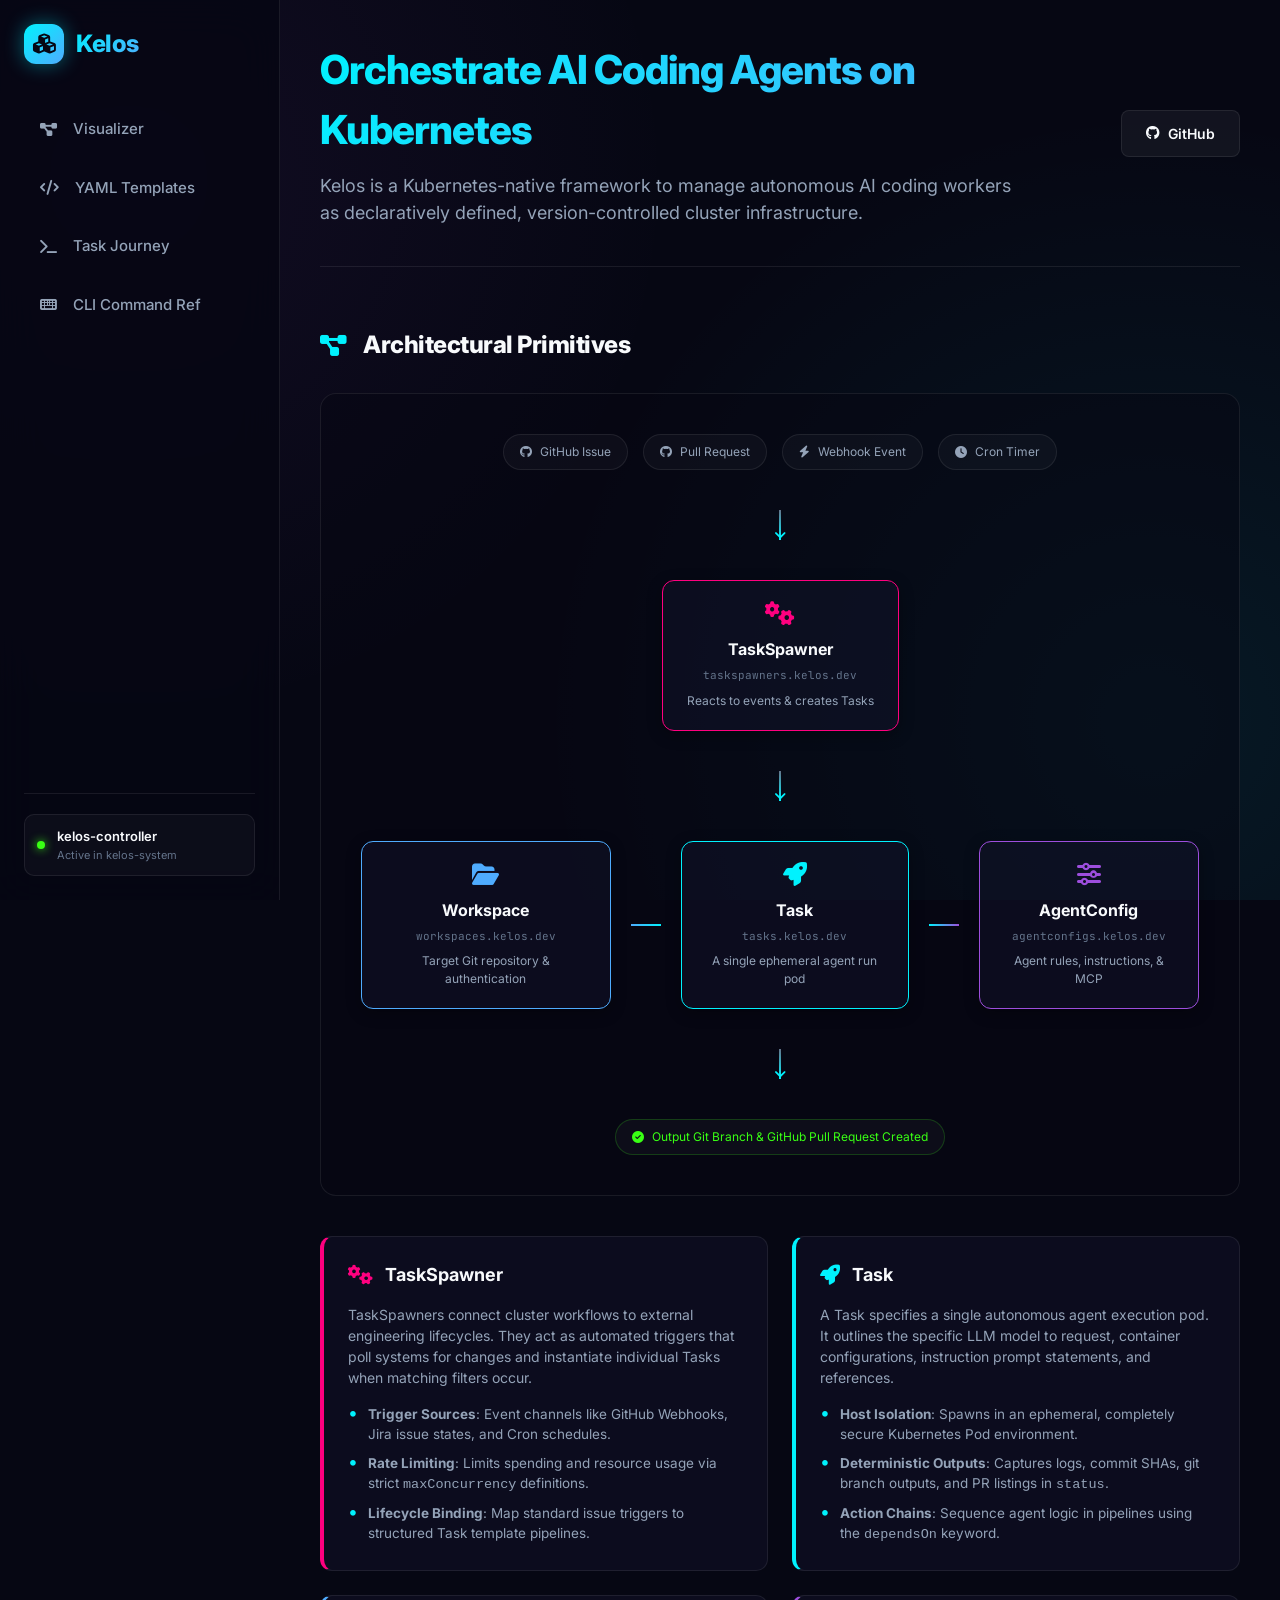
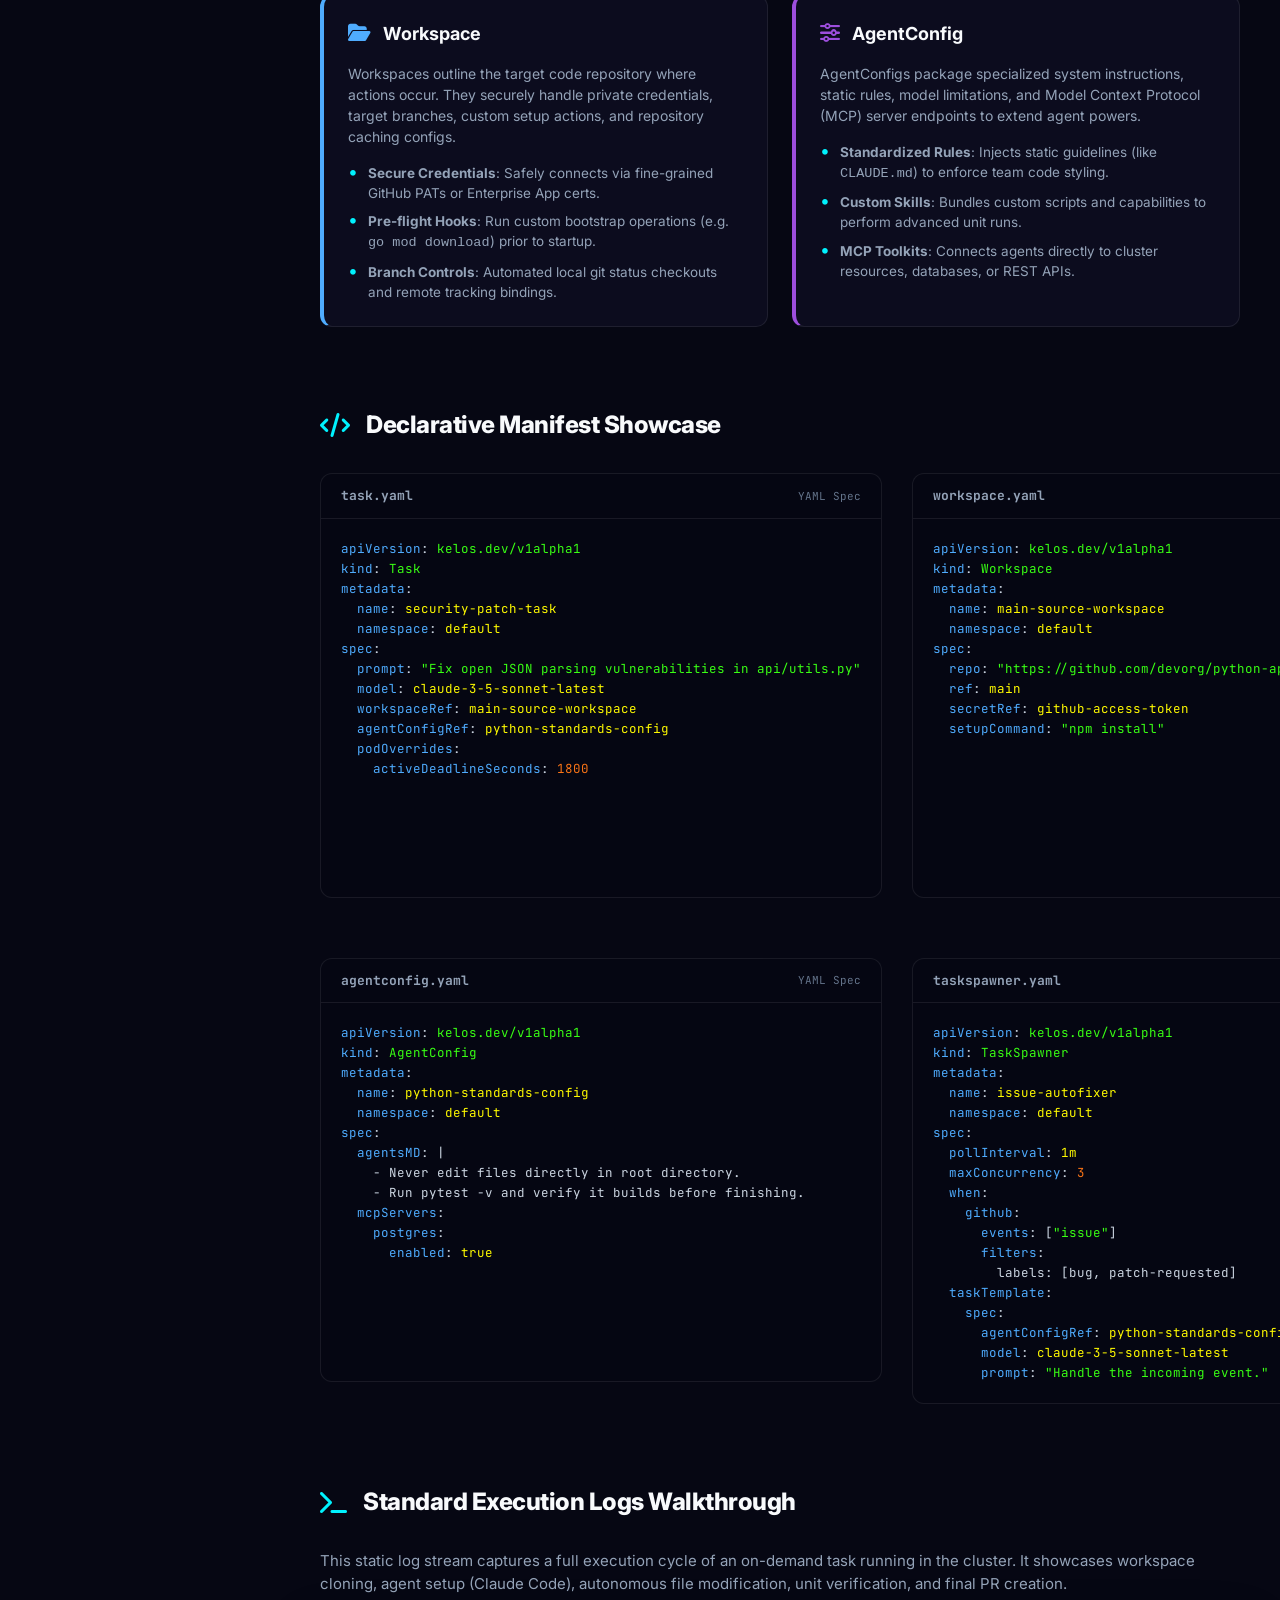
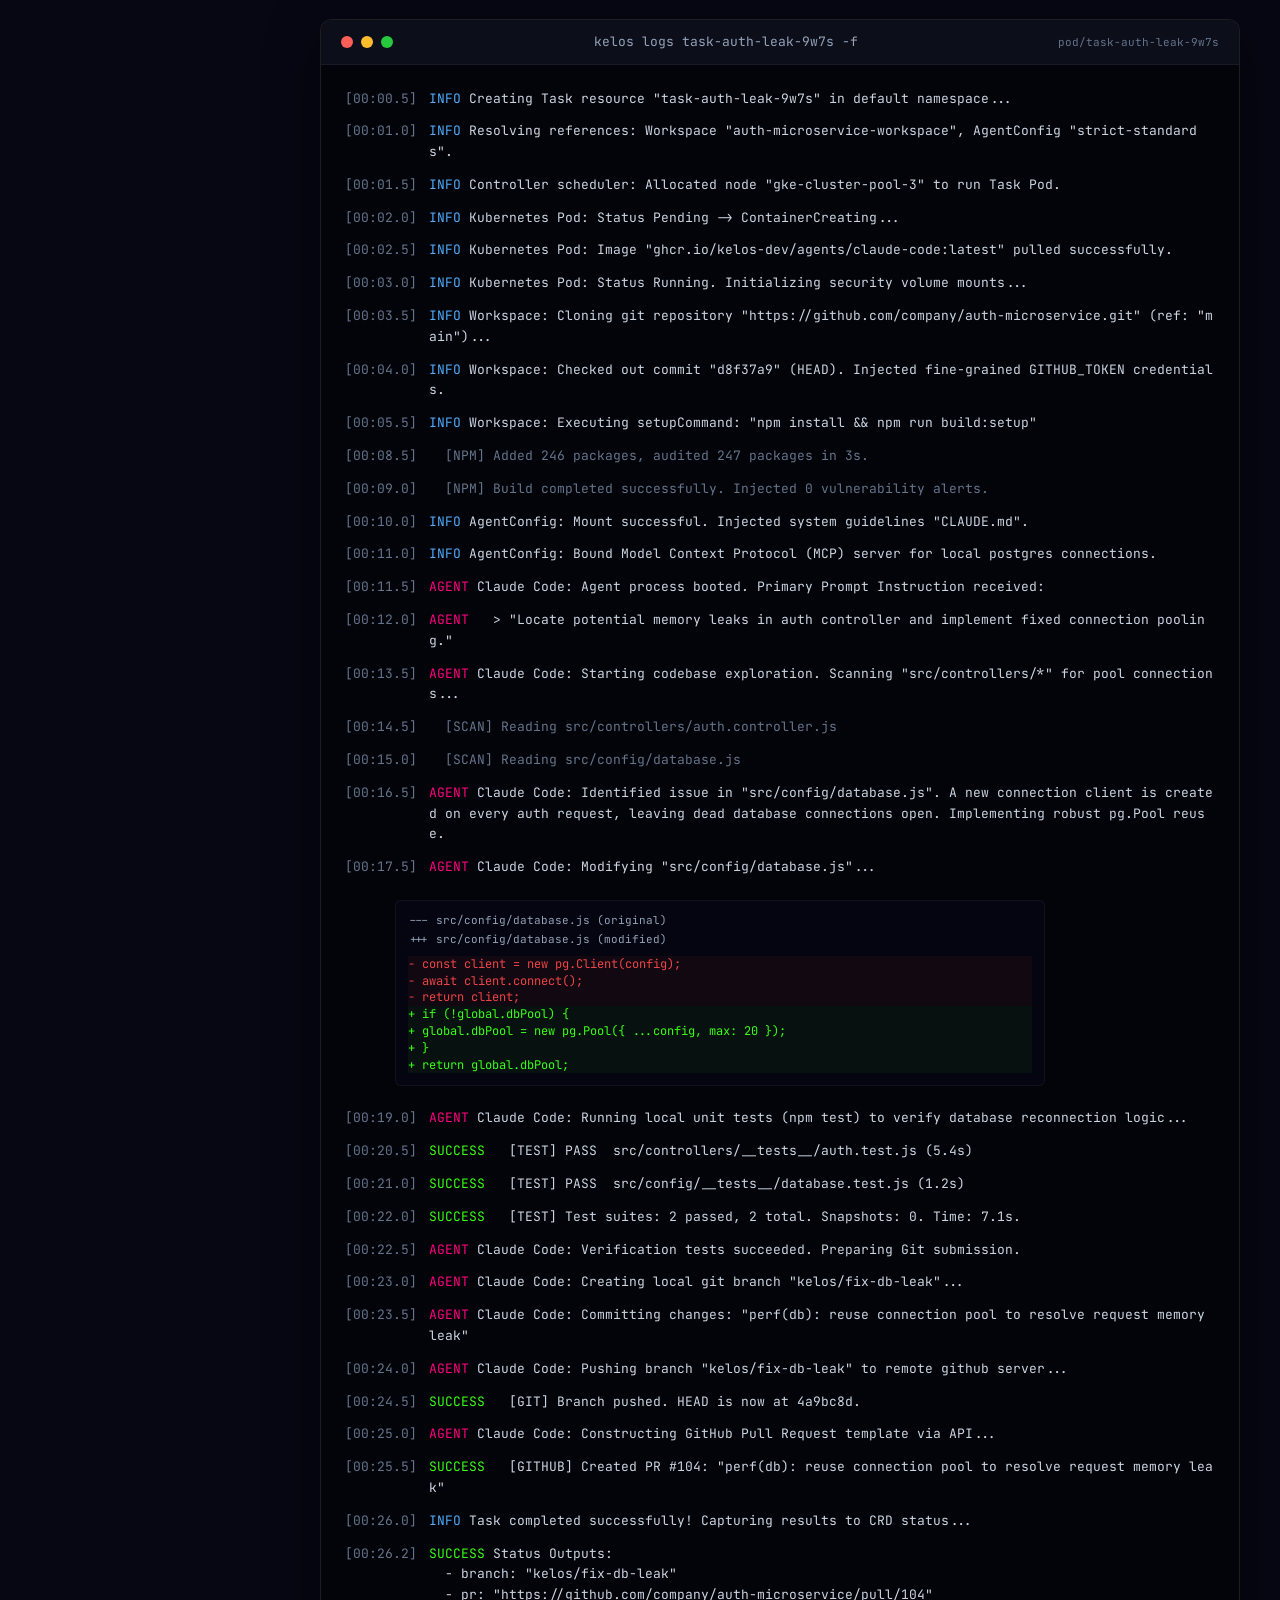
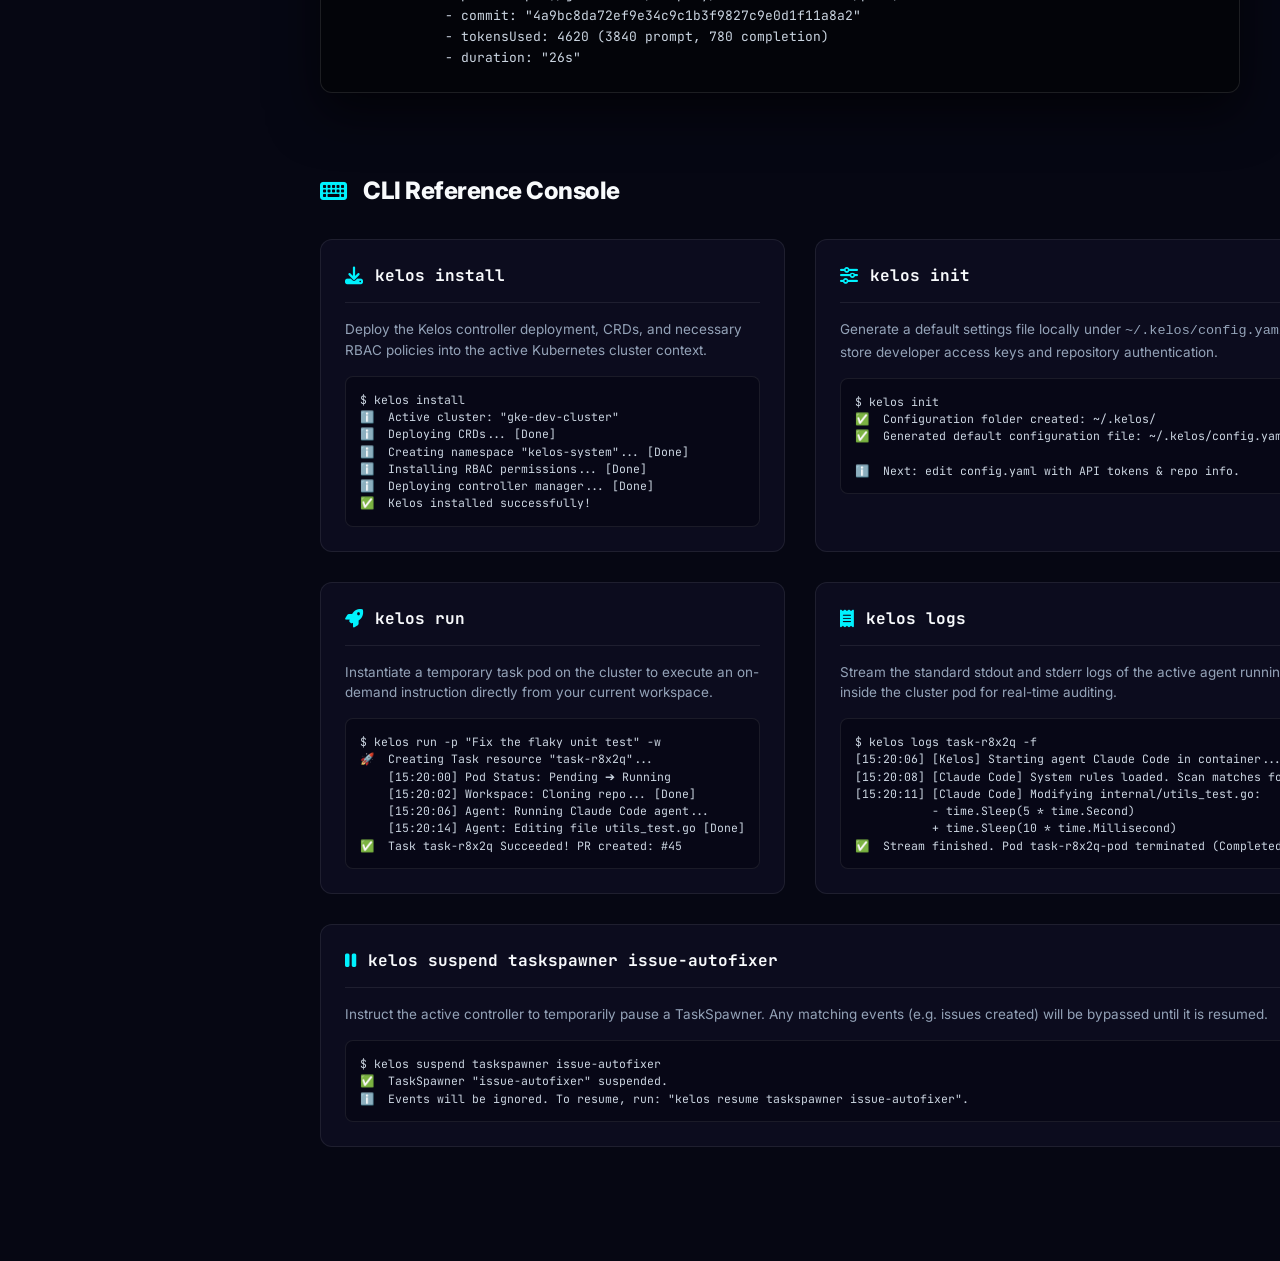
<file: kelos.html>
<!DOCTYPE html>
<html lang="en">
<head>
    <meta charset="UTF-8">
    <meta name="viewport" content="width=device-width, initial-scale=1.0">
    <title>Kelos — Orchestrate AI Coding Agents on Kubernetes</title>
    <meta name="description" content="Kelos is a Kubernetes-native framework designed for orchestrating autonomous AI coding agents at scale. Version-control, manage, and scale AI agents like infrastructure.">
    <!-- Google Fonts -->
    <link rel="preconnect" href="https://fonts.googleapis.com">
    <link rel="preconnect" href="https://fonts.gstatic.com" crossorigin>
    <link href="https://fonts.googleapis.com/css2?family=Inter:wght@300;400;500;600;700;800&family=JetBrains+Mono:wght@400;500;600;700&display=swap" rel="stylesheet">
    <!-- FontAwesome icons via cdn -->
    <link rel="stylesheet" href="https://cdnjs.cloudflare.com/ajax/libs/font-awesome/6.4.0/css/all.min.css">
    
    <style>
        :root {
            --bg-midnight: #060713;
            --bg-card: rgba(20, 22, 45, 0.45);
            --bg-card-hover: rgba(26, 29, 58, 0.6);
            --border-color: rgba(255, 255, 255, 0.08);
            --border-glow: rgba(0, 242, 254, 0.25);
            
            --neon-cyan: #00f2fe;
            --neon-blue: #4facfe;
            --neon-purple: #9d4edd;
            --neon-pink: #ff007f;
            --neon-green: #39ff14;
            --neon-yellow: #fffb00;
            
            --text-primary: #f8fafc;
            --text-secondary: #94a3b8;
            --text-muted: #64748b;
            
            --font-sans: 'Inter', system-ui, -apple-system, sans-serif;
            --font-mono: 'JetBrains Mono', 'Fira Code', monospace;
            
            --gradient-primary: linear-gradient(135deg, #00f2fe 0%, #4facfe 100%);
            --gradient-accent: linear-gradient(135deg, #9d4edd 0%, #ff007f 100%);
            --gradient-success: linear-gradient(135deg, #10b981 0%, #059669 100%);
            --transition-smooth: all 0.3s cubic-bezier(0.4, 0, 0.2, 1);
        }

        * {
            box-sizing: border-box;
            margin: 0;
            padding: 0;
            scroll-behavior: smooth;
        }

        body {
            background-color: var(--bg-midnight);
            color: var(--text-primary);
            font-family: var(--font-sans);
            overflow-x: hidden;
            line-height: 1.5;
            background-image: 
                radial-gradient(circle at 10% 20%, rgba(157, 78, 221, 0.08) 0%, transparent 40%),
                radial-gradient(circle at 90% 80%, rgba(0, 242, 254, 0.08) 0%, transparent 45%);
            background-attachment: fixed;
        }

        /* Scrollbar styles */
        ::-webkit-scrollbar {
            width: 8px;
            height: 8px;
        }
        ::-webkit-scrollbar-track {
            background: rgba(6, 7, 19, 0.5);
        }
        ::-webkit-scrollbar-thumb {
            background: rgba(255, 255, 255, 0.1);
            border-radius: 4px;
        }
        ::-webkit-scrollbar-thumb:hover {
            background: var(--neon-cyan);
            box-shadow: 0 0 10px var(--neon-cyan);
        }

        /* Container & Layout */
        .app-container {
            display: flex;
            min-height: 100vh;
        }

        /* Sidebar Navigation (Static Anchors) */
        .sidebar {
            width: 280px;
            background-color: rgba(6, 7, 19, 0.85);
            border-right: 1px solid var(--border-color);
            display: flex;
            flex-direction: column;
            padding: 24px;
            position: fixed;
            height: 100vh;
            z-index: 100;
            backdrop-filter: blur(20px);
        }

        .sidebar-brand {
            display: flex;
            align-items: center;
            gap: 12px;
            margin-bottom: 40px;
            text-decoration: none;
        }

        .brand-logo {
            width: 40px;
            height: 40px;
            background: var(--gradient-primary);
            border-radius: 12px;
            display: flex;
            align-items: center;
            justify-content: center;
            box-shadow: 0 0 20px rgba(0, 242, 254, 0.4);
            position: relative;
            overflow: hidden;
        }

        .brand-logo i {
            color: #060713;
            font-size: 20px;
        }

        .brand-text {
            font-size: 24px;
            font-weight: 800;
            letter-spacing: -0.5px;
            background: var(--gradient-primary);
            -webkit-background-clip: text;
            -webkit-text-fill-color: transparent;
        }

        .sidebar-menu {
            list-style: none;
            display: flex;
            flex-direction: column;
            gap: 8px;
        }

        .menu-item a {
            width: 100%;
            color: var(--text-secondary);
            padding: 14px 16px;
            border-radius: 10px;
            display: flex;
            align-items: center;
            gap: 16px;
            font-size: 15px;
            font-weight: 500;
            text-decoration: none;
            transition: var(--transition-smooth);
            position: relative;
            overflow: hidden;
        }

        .menu-item a::before {
            content: '';
            position: absolute;
            left: 0;
            top: 0;
            height: 100%;
            width: 3px;
            background: var(--gradient-primary);
            opacity: 0;
            transition: var(--transition-smooth);
        }

        .menu-item a:hover {
            color: var(--text-primary);
            background-color: var(--bg-card);
        }

        .menu-item a:hover::before {
            opacity: 1;
        }

        .sidebar-footer {
            margin-top: auto;
            border-top: 1px solid var(--border-color);
            padding-top: 20px;
        }

        .cluster-status {
            background-color: rgba(255, 255, 255, 0.03);
            border: 1px solid var(--border-color);
            border-radius: 10px;
            padding: 12px;
            display: flex;
            align-items: center;
            gap: 12px;
            font-size: 13px;
        }

        .status-dot {
            width: 8px;
            height: 8px;
            background-color: var(--neon-green);
            border-radius: 50%;
            box-shadow: 0 0 10px var(--neon-green);
        }

        .status-info {
            display: flex;
            flex-direction: column;
        }

        .status-title {
            color: var(--text-primary);
            font-weight: 600;
        }

        .status-desc {
            color: var(--text-muted);
            font-size: 11px;
        }

        /* Main Content Area */
        .main-content {
            margin-left: 280px;
            flex: 1;
            padding: 40px;
            min-width: 0;
        }

        /* Hero Section */
        .hero {
            border-bottom: 1px solid var(--border-color);
            padding-bottom: 40px;
            margin-bottom: 60px;
            display: flex;
            justify-content: space-between;
            align-items: center;
        }

        .hero-left h1 {
            font-size: 40px;
            font-weight: 800;
            letter-spacing: -1px;
            margin-bottom: 12px;
            background: var(--gradient-primary);
            -webkit-background-clip: text;
            -webkit-text-fill-color: transparent;
        }

        .hero-left p {
            color: var(--text-secondary);
            font-size: 18px;
            max-width: 700px;
        }

        .hero-right {
            display: flex;
            gap: 16px;
        }

        .btn {
            padding: 12px 24px;
            border-radius: 8px;
            font-family: var(--font-sans);
            font-size: 14px;
            font-weight: 600;
            display: inline-flex;
            align-items: center;
            gap: 8px;
            text-decoration: none;
            transition: var(--transition-smooth);
        }

        .btn-primary {
            background: var(--gradient-primary);
            color: #060713;
            box-shadow: 0 4px 15px rgba(0, 242, 254, 0.2);
        }

        .btn-primary:hover {
            transform: translateY(-2px);
            box-shadow: 0 6px 20px rgba(0, 242, 254, 0.4);
        }

        .btn-secondary {
            background-color: rgba(255, 255, 255, 0.05);
            color: var(--text-primary);
            border: 1px solid var(--border-color);
        }

        .btn-secondary:hover {
            background-color: rgba(255, 255, 255, 0.1);
        }

        /* Structural Sections */
        .section-container {
            margin-bottom: 80px;
        }

        .section-header {
            margin-bottom: 30px;
            display: flex;
            align-items: center;
            gap: 16px;
        }

        .section-header i {
            font-size: 24px;
            color: var(--neon-cyan);
        }

        .section-header h2 {
            font-size: 24px;
            font-weight: 800;
            letter-spacing: -0.5px;
        }

        .card {
            background-color: var(--bg-card);
            border: 1px solid var(--border-color);
            border-radius: 16px;
            padding: 24px;
            backdrop-filter: blur(16px);
        }

        /* ------------------------------------------------------------- */
        /* SECTION 1: ARCHITECTURAL VISUALIZER */
        /* ------------------------------------------------------------- */
        .visualizer-layout {
            display: flex;
            flex-direction: column;
            gap: 40px;
        }

        .diagram-container {
            display: flex;
            flex-direction: column;
            justify-content: center;
            position: relative;
            padding: 40px;
            background-color: rgba(6, 7, 19, 0.5);
            border-radius: 16px;
            border: 1px solid var(--border-color);
        }

        .diagram-flow {
            display: flex;
            flex-direction: column;
            align-items: center;
            gap: 40px;
            width: 100%;
        }

        .row-triggers {
            display: flex;
            justify-content: center;
            gap: 15px;
            width: 100%;
        }

        .trigger-tag {
            background-color: rgba(255, 255, 255, 0.03);
            border: 1px solid var(--border-color);
            padding: 8px 16px;
            border-radius: 20px;
            font-size: 12px;
            color: var(--text-secondary);
            display: flex;
            align-items: center;
            gap: 8px;
        }

        .node-connector-line {
            width: 2px;
            background: linear-gradient(to bottom, var(--text-muted), var(--neon-cyan));
            height: 30px;
            position: relative;
        }

        .node-connector-line::after {
            content: '\f107';
            font-family: 'Font Awesome 6 Free';
            font-weight: 900;
            position: absolute;
            bottom: -5px;
            left: 50%;
            transform: translateX(-50%);
            color: var(--neon-cyan);
            font-size: 14px;
        }

        .row-spawner {
            width: 100%;
            display: flex;
            justify-content: center;
        }

        .row-task-core {
            display: flex;
            align-items: center;
            justify-content: space-between;
            gap: 20px;
            width: 100%;
        }

        .node-connector-horizontal {
            flex: 1;
            height: 2px;
            background: linear-gradient(to right, var(--neon-cyan), var(--neon-purple));
            position: relative;
            min-width: 30px;
        }

        .node-connector-horizontal.right-to-left {
            background: linear-gradient(to left, var(--neon-cyan), var(--neon-blue));
        }

        /* Static Blocks */
        .arch-node {
            padding: 20px 24px;
            border-radius: 12px;
            background: var(--bg-card);
            border: 1px solid var(--border-color);
            text-align: center;
            min-width: 220px;
            box-shadow: 0 4px 15px rgba(0, 0, 0, 0.3);
        }

        .arch-node i {
            font-size: 24px;
            margin-bottom: 12px;
        }

        .arch-node h3 {
            font-size: 16px;
            font-weight: 700;
            margin-bottom: 6px;
        }

        .arch-node span {
            font-size: 11px;
            color: var(--text-muted);
            font-family: var(--font-mono);
            display: block;
            margin-bottom: 8px;
        }

        .arch-node p {
            font-size: 12px;
            color: var(--text-secondary);
        }

        /* Node Theme Colors */
        .node-spawner { border-color: var(--neon-pink); }
        .node-spawner i { color: var(--neon-pink); }

        .node-task { border-color: var(--neon-cyan); }
        .node-task i { color: var(--neon-cyan); }

        .node-workspace { border-color: var(--neon-blue); }
        .node-workspace i { color: var(--neon-blue); }

        .node-config { border-color: var(--neon-purple); }
        .node-config i { color: var(--neon-purple); }

        /* Grid of Concept Details */
        .concepts-grid {
            display: grid;
            grid-template-columns: repeat(2, 1fr);
            gap: 24px;
        }

        .concept-card {
            background-color: var(--bg-card);
            border: 1px solid var(--border-color);
            border-radius: 12px;
            padding: 24px;
            display: flex;
            flex-direction: column;
            gap: 16px;
        }

        .concept-card-title {
            display: flex;
            align-items: center;
            gap: 12px;
            font-size: 18px;
            font-weight: 700;
        }

        .concept-card-title i {
            font-size: 20px;
        }

        .concept-card ul {
            list-style: none;
            display: flex;
            flex-direction: column;
            gap: 8px;
            font-size: 13.5px;
            color: var(--text-secondary);
        }

        .concept-card li {
            position: relative;
            padding-left: 20px;
        }

        .concept-card li::before {
            content: '•';
            position: absolute;
            left: 0;
            color: var(--neon-cyan);
            font-size: 18px;
            line-height: 1;
        }

        /* ------------------------------------------------------------- */
        /* SECTION 2: YAML MANIFEST REFERENCE */
        /* ------------------------------------------------------------- */
        .yaml-layout {
            display: grid;
            grid-template-columns: repeat(2, 1fr);
            gap: 30px;
        }

        .code-panel {
            display: flex;
            flex-direction: column;
        }

        .code-header {
            display: flex;
            justify-content: space-between;
            align-items: center;
            background-color: rgba(6, 7, 19, 0.8);
            border: 1px solid var(--border-color);
            border-bottom: none;
            padding: 12px 20px;
            border-radius: 12px 12px 0 0;
            font-size: 13px;
        }

        .code-title {
            font-family: var(--font-mono);
            color: var(--text-secondary);
            font-weight: bold;
        }

        .code-lang {
            font-family: var(--font-mono);
            color: var(--text-muted);
            font-size: 11px;
        }

        .code-body {
            background-color: rgba(6, 7, 19, 0.7);
            border: 1px solid var(--border-color);
            border-radius: 0 0 12px 12px;
            padding: 20px;
            font-family: var(--font-mono);
            font-size: 12.5px;
            line-height: 1.6;
            color: #cbd5e1;
            overflow-x: auto;
            white-space: pre;
            min-height: 380px;
        }

        /* YAML Syntax Highlighting class names */
        .code-comment { color: var(--text-muted); font-style: italic; }
        .code-key { color: var(--neon-blue); }
        .code-val { color: var(--neon-yellow); }
        .code-str { color: var(--neon-green); }
        .code-num { color: #f97316; }

        /* ------------------------------------------------------------- */
        /* SECTION 3: TASK EXECUTION JOURNEY (TERMINAL LOGS) */
        /* ------------------------------------------------------------- */
        .terminal-window {
            background-color: #030409;
            border: 1px solid rgba(255, 255, 255, 0.1);
            border-radius: 12px;
            box-shadow: 0 20px 50px rgba(0,0,0,0.6);
            overflow: hidden;
            display: flex;
            flex-direction: column;
            margin-bottom: 24px;
        }

        .terminal-header-bar {
            background-color: #0c0e1a;
            padding: 12px 20px;
            display: flex;
            justify-content: space-between;
            align-items: center;
            border-bottom: 1px solid rgba(255, 255, 255, 0.05);
        }

        .terminal-dots {
            display: flex;
            gap: 8px;
        }

        .terminal-dot {
            width: 12px;
            height: 12px;
            border-radius: 50%;
        }

        .dot-red { background-color: #ff5f56; }
        .dot-yellow { background-color: #ffbd2e; }
        .dot-green { background-color: #27c93f; }

        .terminal-title-bar {
            color: var(--text-secondary);
            font-size: 13px;
            font-family: var(--font-mono);
        }

        .terminal-body-content {
            padding: 24px;
            font-family: var(--font-mono);
            font-size: 13px;
            color: #cbd5e1;
            display: flex;
            flex-direction: column;
            gap: 12px;
        }

        .term-line {
            display: flex;
            gap: 12px;
            line-height: 1.6;
        }

        .term-ts {
            color: var(--text-muted);
            flex-shrink: 0;
            user-select: none;
        }

        .term-text {
            word-break: break-all;
            white-space: pre-wrap;
        }

        .text-info { color: var(--neon-blue); }
        .text-agent { color: var(--neon-pink); }
        .text-success { color: var(--neon-green); }
        .text-dim { color: var(--text-muted); }

        .mock-diff-box {
            background-color: rgba(6, 7, 19, 0.8);
            border: 1px solid rgba(255, 255, 255, 0.05);
            border-radius: 6px;
            margin: 10px 0 10px 50px;
            padding: 12px;
            font-size: 12px;
            line-height: 1.4;
            max-width: 650px;
        }

        .diff-added {
            color: var(--neon-green);
            background-color: rgba(57, 255, 20, 0.05);
        }

        .diff-removed {
            color: #ef4444;
            background-color: rgba(239, 68, 68, 0.05);
        }

        /* ------------------------------------------------------------- */
        /* SECTION 4: CLI COMMAND REFERENCE */
        /* ------------------------------------------------------------- */
        .cli-grid {
            display: grid;
            grid-template-columns: repeat(2, 1fr);
            gap: 30px;
        }

        .cli-card {
            background-color: var(--bg-card);
            border: 1px solid var(--border-color);
            border-radius: 12px;
            padding: 24px;
            display: flex;
            flex-direction: column;
            gap: 16px;
        }

        .cli-card-header {
            display: flex;
            align-items: center;
            gap: 12px;
            border-bottom: 1px solid var(--border-color);
            padding-bottom: 14px;
        }

        .cli-card-header i {
            font-size: 18px;
            color: var(--neon-cyan);
        }

        .cli-card-header h3 {
            font-size: 16px;
            font-weight: 700;
            font-family: var(--font-mono);
            color: var(--text-primary);
        }

        .cli-card p {
            font-size: 13.5px;
            color: var(--text-secondary);
        }

        .cli-card-code {
            background-color: rgba(6, 7, 19, 0.7);
            border: 1px solid var(--border-color);
            border-radius: 8px;
            padding: 14px;
            font-family: var(--font-mono);
            font-size: 11.5px;
            line-height: 1.5;
            color: #cbd5e1;
            overflow-x: auto;
            white-space: pre;
        }

        /* ------------------------------------------------------------- */
        /* RESPONSIVE LAYOUTS */
        /* ------------------------------------------------------------- */
        @media (max-width: 1200px) {
            .yaml-layout, .cli-grid, .concepts-grid {
                grid-template-columns: 1fr;
            }
            .sidebar {
                width: 80px;
                padding: 16px 8px;
                align-items: center;
            }
            .brand-text, .sidebar-brand span, .status-info, .menu-item span {
                display: none;
            }
            .sidebar-brand {
                margin-bottom: 30px;
                justify-content: center;
            }
            .menu-item a {
                justify-content: center;
                padding: 12px;
            }
            .main-content {
                margin-left: 80px;
            }
        }

        @media (max-width: 768px) {
            .main-content {
                padding: 20px;
            }
            .hero {
                flex-direction: column;
                align-items: flex-start;
                gap: 16px;
            }
        }
    </style>
</head>
<body>

    <div class="app-container">
        <!-- Sidebar Navigation (Static Anchor Links) -->
        <aside class="sidebar">
            <a href="#" class="sidebar-brand">
                <div class="brand-logo">
                    <i class="fa-solid fa-cubes"></i>
                </div>
                <span class="brand-text">Kelos</span>
            </a>

            <nav>
                <ul class="sidebar-menu">
                    <li class="menu-item">
                        <a href="#section-visualizer">
                            <i class="fa-solid fa-diagram-project"></i>
                            <span>Visualizer</span>
                        </a>
                    </li>
                    <li class="menu-item">
                        <a href="#section-yaml">
                            <i class="fa-solid fa-code"></i>
                            <span>YAML Templates</span>
                        </a>
                    </li>
                    <li class="menu-item">
                        <a href="#section-sandbox">
                            <i class="fa-solid fa-terminal"></i>
                            <span>Task Journey</span>
                        </a>
                    </li>
                    <li class="menu-item">
                        <a href="#section-cli">
                            <i class="fa-solid fa-keyboard"></i>
                            <span>CLI Command Ref</span>
                        </a>
                    </li>
                </ul>
            </nav>

            <div class="sidebar-footer">
                <div class="cluster-status">
                    <div class="status-dot"></div>
                    <div class="status-info">
                        <span class="status-title">kelos-controller</span>
                        <span class="status-desc">Active in kelos-system</span>
                    </div>
                </div>
            </div>
        </aside>

        <!-- Main Content Area -->
        <main class="main-content">
            
            <!-- Hero Header Section -->
            <header class="hero">
                <div class="hero-left">
                    <h1>Orchestrate AI Coding Agents on Kubernetes</h1>
                    <p>Kelos is a Kubernetes-native framework to manage autonomous AI coding workers as declaratively defined, version-controlled cluster infrastructure.</p>
                </div>
                <div class="hero-right">
                    <a href="https://github.com/kelos-dev/kelos" target="_blank" class="btn btn-secondary">
                        <i class="fa-brands fa-github"></i>
                        <span>GitHub</span>
                    </a>
                </div>
            </header>

            <!-- ========================================================= -->
            <!-- SECTION 1: ARCHITECTURAL VISUALIZER -->
            <!-- ========================================================= -->
            <section class="section-container" id="section-visualizer">
                <div class="section-header">
                    <i class="fa-solid fa-diagram-project"></i>
                    <h2>Architectural Primitives</h2>
                </div>

                <div class="visualizer-layout">
                    <!-- Flow Diagram Card -->
                    <div class="diagram-container">
                        <div class="diagram-flow">
                            <!-- Trigger Row -->
                            <div class="row-triggers">
                                <div class="trigger-tag"><i class="fa-brands fa-github"></i> GitHub Issue</div>
                                <div class="trigger-tag"><i class="fa-brands fa-github"></i> Pull Request</div>
                                <div class="trigger-tag"><i class="fa-solid fa-bolt"></i> Webhook Event</div>
                                <div class="trigger-tag"><i class="fa-solid fa-clock"></i> Cron Timer</div>
                            </div>

                            <div class="node-connector-line"></div>

                            <!-- Spawner Row -->
                            <div class="row-spawner">
                                <div class="arch-node node-spawner" id="node-spawner">
                                    <i class="fa-solid fa-gears"></i>
                                    <h3>TaskSpawner</h3>
                                    <span>taskspawners.kelos.dev</span>
                                    <p>Reacts to events & creates Tasks</p>
                                </div>
                            </div>

                            <div class="node-connector-line"></div>

                            <!-- Core Row (Task + References) -->
                            <div class="row-task-core">
                                
                                <div class="arch-node node-workspace" id="node-workspace">
                                    <i class="fa-solid fa-folder-open"></i>
                                    <h3>Workspace</h3>
                                    <span>workspaces.kelos.dev</span>
                                    <p>Target Git repository & authentication</p>
                                </div>

                                <div class="node-connector-horizontal right-to-left"></div>

                                <div class="arch-node node-task" id="node-task">
                                    <i class="fa-solid fa-rocket"></i>
                                    <h3>Task</h3>
                                    <span>tasks.kelos.dev</span>
                                    <p>A single ephemeral agent run pod</p>
                                </div>

                                <div class="node-connector-horizontal"></div>

                                <div class="arch-node node-config" id="node-config">
                                    <i class="fa-solid fa-sliders"></i>
                                    <h3>AgentConfig</h3>
                                    <span>agentconfigs.kelos.dev</span>
                                    <p>Agent rules, instructions, & MCP</p>
                                </div>

                            </div>

                            <div class="node-connector-line"></div>

                            <!-- Ephemeral output trigger -->
                            <div class="row-triggers">
                                <div class="trigger-tag" style="border-color: rgba(57, 255, 20, 0.2); color: var(--neon-green);">
                                    <i class="fa-solid fa-circle-check"></i> Output Git Branch & GitHub Pull Request Created
                                </div>
                            </div>
                        </div>
                    </div>

                    <!-- Grid of Detailed Core Concepts -->
                    <div class="concepts-grid">
                        
                        <div class="concept-card" style="border-left: 4px solid var(--neon-pink)">
                            <div class="concept-card-title">
                                <i class="fa-solid fa-gears" style="color: var(--neon-pink)"></i>
                                <span>TaskSpawner</span>
                            </div>
                            <p style="font-size: 14px; color: var(--text-secondary);">
                                TaskSpawners connect cluster workflows to external engineering lifecycles. They act as automated triggers that poll systems for changes and instantiate individual Tasks when matching filters occur.
                            </p>
                            <ul>
                                <li><strong>Trigger Sources</strong>: Event channels like GitHub Webhooks, Jira issue states, and Cron schedules.</li>
                                <li><strong>Rate Limiting</strong>: Limits spending and resource usage via strict <code>maxConcurrency</code> definitions.</li>
                                <li><strong>Lifecycle Binding</strong>: Map standard issue triggers to structured Task template pipelines.</li>
                            </ul>
                        </div>

                        <div class="concept-card" style="border-left: 4px solid var(--neon-cyan)">
                            <div class="concept-card-title">
                                <i class="fa-solid fa-rocket" style="color: var(--neon-cyan)"></i>
                                <span>Task</span>
                            </div>
                            <p style="font-size: 14px; color: var(--text-secondary);">
                                A Task specifies a single autonomous agent execution pod. It outlines the specific LLM model to request, container configurations, instruction prompt statements, and references.
                            </p>
                            <ul>
                                <li><strong>Host Isolation</strong>: Spawns in an ephemeral, completely secure Kubernetes Pod environment.</li>
                                <li><strong>Deterministic Outputs</strong>: Captures logs, commit SHAs, git branch outputs, and PR listings in <code>status</code>.</li>
                                <li><strong>Action Chains</strong>: Sequence agent logic in pipelines using the <code>dependsOn</code> keyword.</li>
                            </ul>
                        </div>

                        <div class="concept-card" style="border-left: 4px solid var(--neon-blue)">
                            <div class="concept-card-title">
                                <i class="fa-solid fa-folder-open" style="color: var(--neon-blue)"></i>
                                <span>Workspace</span>
                            </div>
                            <p style="font-size: 14px; color: var(--text-secondary);">
                                Workspaces outline the target code repository where actions occur. They securely handle private credentials, target branches, custom setup actions, and repository caching configs.
                            </p>
                            <ul>
                                <li><strong>Secure Credentials</strong>: Safely connects via fine-grained GitHub PATs or Enterprise App certs.</li>
                                <li><strong>Pre-flight Hooks</strong>: Run custom bootstrap operations (e.g. <code>go mod download</code>) prior to startup.</li>
                                <li><strong>Branch Controls</strong>: Automated local git status checkouts and remote tracking bindings.</li>
                            </ul>
                        </div>

                        <div class="concept-card" style="border-left: 4px solid var(--neon-purple)">
                            <div class="concept-card-title">
                                <i class="fa-solid fa-sliders" style="color: var(--neon-purple)"></i>
                                <span>AgentConfig</span>
                            </div>
                            <p style="font-size: 14px; color: var(--text-secondary);">
                                AgentConfigs package specialized system instructions, static rules, model limitations, and Model Context Protocol (MCP) server endpoints to extend agent powers.
                            </p>
                            <ul>
                                <li><strong>Standardized Rules</strong>: Injects static guidelines (like <code>CLAUDE.md</code>) to enforce team code styling.</li>
                                <li><strong>Custom Skills</strong>: Bundles custom scripts and capabilities to perform advanced unit runs.</li>
                                <li><strong>MCP Toolkits</strong>: Connects agents directly to cluster resources, databases, or REST APIs.</li>
                            </ul>
                        </div>

                    </div>
                </div>
            </section>

            <!-- ========================================================= -->
            <!-- SECTION 2: YAML MANIFEST REFERENCE -->
            <!-- ========================================================= -->
            <section class="section-container" id="section-yaml">
                <div class="section-header">
                    <i class="fa-solid fa-code"></i>
                    <h2>Declarative Manifest Showcase</h2>
                </div>

                <div class="yaml-layout">
                    <!-- Task manifest -->
                    <div class="code-panel">
                        <div class="code-header">
                            <span class="code-title">task.yaml</span>
                            <span class="code-lang">YAML Spec</span>
                        </div>
                        <div class="code-body"><span class="code-key">apiVersion</span>: <span class="code-str">kelos.dev/v1alpha1</span>
<span class="code-key">kind</span>: <span class="code-str">Task</span>
<span class="code-key">metadata</span>:
  <span class="code-key">name</span>: <span class="code-val">security-patch-task</span>
  <span class="code-key">namespace</span>: <span class="code-val">default</span>
<span class="code-key">spec</span>:
  <span class="code-key">prompt</span>: <span class="code-str">"Fix open JSON parsing vulnerabilities in api/utils.py"</span>
  <span class="code-key">model</span>: <span class="code-val">claude-3-5-sonnet-latest</span>
  <span class="code-key">workspaceRef</span>: <span class="code-val">main-source-workspace</span>
  <span class="code-key">agentConfigRef</span>: <span class="code-val">python-standards-config</span>
  <span class="code-key">podOverrides</span>:
    <span class="code-key">activeDeadlineSeconds</span>: <span class="code-num">1800</span></div>
                    </div>

                    <!-- Workspace manifest -->
                    <div class="code-panel">
                        <div class="code-header">
                            <span class="code-title">workspace.yaml</span>
                            <span class="code-lang">YAML Spec</span>
                        </div>
                        <div class="code-body"><span class="code-key">apiVersion</span>: <span class="code-str">kelos.dev/v1alpha1</span>
<span class="code-key">kind</span>: <span class="code-str">Workspace</span>
<span class="code-key">metadata</span>:
  <span class="code-key">name</span>: <span class="code-val">main-source-workspace</span>
  <span class="code-key">namespace</span>: <span class="code-val">default</span>
<span class="code-key">spec</span>:
  <span class="code-key">repo</span>: <span class="code-str">"https://github.com/devorg/python-api-server.git"</span>
  <span class="code-key">ref</span>: <span class="code-val">main</span>
  <span class="code-key">secretRef</span>: <span class="code-val">github-access-token</span>
  <span class="code-key">setupCommand</span>: <span class="code-str">"npm install"</span></div>
                    </div>

                    <!-- AgentConfig manifest -->
                    <div class="code-panel" style="margin-top: 30px;">
                        <div class="code-header">
                            <span class="code-title">agentconfig.yaml</span>
                            <span class="code-lang">YAML Spec</span>
                        </div>
                        <div class="code-body"><span class="code-key">apiVersion</span>: <span class="code-str">kelos.dev/v1alpha1</span>
<span class="code-key">kind</span>: <span class="code-str">AgentConfig</span>
<span class="code-key">metadata</span>:
  <span class="code-key">name</span>: <span class="code-val">python-standards-config</span>
  <span class="code-key">namespace</span>: <span class="code-val">default</span>
<span class="code-key">spec</span>:
  <span class="code-key">agentsMD</span>: |
    - Never edit files directly in root directory.
    - Run pytest -v and verify it builds before finishing.
  <span class="code-key">mcpServers</span>:
    <span class="code-key">postgres</span>:
      <span class="code-key">enabled</span>: <span class="code-val">true</span></div>
                    </div>

                    <!-- TaskSpawner manifest -->
                    <div class="code-panel" style="margin-top: 30px;">
                        <div class="code-header">
                            <span class="code-title">taskspawner.yaml</span>
                            <span class="code-lang">YAML Spec</span>
                        </div>
                        <div class="code-body"><span class="code-key">apiVersion</span>: <span class="code-str">kelos.dev/v1alpha1</span>
<span class="code-key">kind</span>: <span class="code-str">TaskSpawner</span>
<span class="code-key">metadata</span>:
  <span class="code-key">name</span>: <span class="code-val">issue-autofixer</span>
  <span class="code-key">namespace</span>: <span class="code-val">default</span>
<span class="code-key">spec</span>:
  <span class="code-key">pollInterval</span>: <span class="code-val">1m</span>
  <span class="code-key">maxConcurrency</span>: <span class="code-num">3</span>
  <span class="code-key">when</span>:
    <span class="code-key">github</span>:
      <span class="code-key">events</span>: [<span class="code-str">"issue"</span>]
      <span class="code-key">filters</span>:
        labels: [bug, patch-requested]
  <span class="code-key">taskTemplate</span>:
    <span class="code-key">spec</span>:
      <span class="code-key">agentConfigRef</span>: <span class="code-val">python-standards-config</span>
      <span class="code-key">model</span>: <span class="code-val">claude-3-5-sonnet-latest</span>
      <span class="code-key">prompt</span>: <span class="code-str">"Handle the incoming event."</span></div>
                    </div>
                </div>
            </section>

            <!-- ========================================================= -->
            <!-- SECTION 3: TASK EXECUTION JOURNEY -->
            <!-- ========================================================= -->
            <section class="section-container" id="section-sandbox">
                <div class="section-header">
                    <i class="fa-solid fa-terminal"></i>
                    <h2>Standard Execution Logs Walkthrough</h2>
                </div>

                <p style="color: var(--text-secondary); margin-bottom: 24px; font-size: 15px;">
                    This static log stream captures a full execution cycle of an on-demand task running in the cluster. It showcases workspace cloning, agent setup (Claude Code), autonomous file modification, unit verification, and final PR creation.
                </p>

                <!-- Static Terminal Output -->
                <div class="terminal-window">
                    <div class="terminal-header-bar">
                        <div class="terminal-dots">
                            <div class="terminal-dot dot-red"></div>
                            <div class="terminal-dot dot-yellow"></div>
                            <div class="terminal-dot dot-green"></div>
                        </div>
                        <div class="terminal-title-bar">kelos logs task-auth-leak-9w7s -f</div>
                        <div style="font-family: var(--font-mono); font-size: 11px; color: var(--text-muted)">pod/task-auth-leak-9w7s</div>
                    </div>
                    
                    <div class="terminal-body-content">
                        <div class="term-line">
                            <span class="term-ts">[00:00.5]</span>
                            <span class="term-text"><span class="text-info">INFO</span> Creating Task resource "task-auth-leak-9w7s" in default namespace...</span>
                        </div>
                        <div class="term-line">
                            <span class="term-ts">[00:01.0]</span>
                            <span class="term-text"><span class="text-info">INFO</span> Resolving references: Workspace "auth-microservice-workspace", AgentConfig "strict-standards".</span>
                        </div>
                        <div class="term-line">
                            <span class="term-ts">[00:01.5]</span>
                            <span class="term-text"><span class="text-info">INFO</span> Controller scheduler: Allocated node "gke-cluster-pool-3" to run Task Pod.</span>
                        </div>
                        <div class="term-line">
                            <span class="term-ts">[00:02.0]</span>
                            <span class="term-text"><span class="text-info">INFO</span> Kubernetes Pod: Status Pending -> ContainerCreating...</span>
                        </div>
                        <div class="term-line">
                            <span class="term-ts">[00:02.5]</span>
                            <span class="term-text"><span class="text-info">INFO</span> Kubernetes Pod: Image "ghcr.io/kelos-dev/agents/claude-code:latest" pulled successfully.</span>
                        </div>
                        <div class="term-line">
                            <span class="term-ts">[00:03.0]</span>
                            <span class="term-text"><span class="text-info">INFO</span> Kubernetes Pod: Status Running. Initializing security volume mounts...</span>
                        </div>
                        <div class="term-line">
                            <span class="term-ts">[00:03.5]</span>
                            <span class="term-text"><span class="text-info">INFO</span> Workspace: Cloning git repository "https://github.com/company/auth-microservice.git" (ref: "main")...</span>
                        </div>
                        <div class="term-line">
                            <span class="term-ts">[00:04.0]</span>
                            <span class="term-text"><span class="text-info">INFO</span> Workspace: Checked out commit "d8f37a9" (HEAD). Injected fine-grained GITHUB_TOKEN credentials.</span>
                        </div>
                        <div class="term-line">
                            <span class="term-ts">[00:05.5]</span>
                            <span class="term-text"><span class="text-info">INFO</span> Workspace: Executing setupCommand: "npm install && npm run build:setup"</span>
                        </div>
                        <div class="term-line">
                            <span class="term-ts">[00:08.5]</span>
                            <span class="term-text text-dim">  [NPM] Added 246 packages, audited 247 packages in 3s.</span>
                        </div>
                        <div class="term-line">
                            <span class="term-ts">[00:09.0]</span>
                            <span class="term-text text-dim">  [NPM] Build completed successfully. Injected 0 vulnerability alerts.</span>
                        </div>
                        <div class="term-line">
                            <span class="term-ts">[00:10.0]</span>
                            <span class="term-text"><span class="text-info">INFO</span> AgentConfig: Mount successful. Injected system guidelines "CLAUDE.md".</span>
                        </div>
                        <div class="term-line">
                            <span class="term-ts">[00:11.0]</span>
                            <span class="term-text"><span class="text-info">INFO</span> AgentConfig: Bound Model Context Protocol (MCP) server for local postgres connections.</span>
                        </div>
                        <div class="term-line">
                            <span class="term-ts">[00:11.5]</span>
                            <span class="term-text"><span class="text-agent">AGENT</span> Claude Code: Agent process booted. Primary Prompt Instruction received:</span>
                        </div>
                        <div class="term-line">
                            <span class="term-ts">[00:12.0]</span>
                            <span class="term-text"><span class="text-agent">AGENT</span>   > "Locate potential memory leaks in auth controller and implement fixed connection pooling."</span>
                        </div>
                        <div class="term-line">
                            <span class="term-ts">[00:13.5]</span>
                            <span class="term-text"><span class="text-agent">AGENT</span> Claude Code: Starting codebase exploration. Scanning "src/controllers/*" for pool connections...</span>
                        </div>
                        <div class="term-line">
                            <span class="term-ts">[00:14.5]</span>
                            <span class="term-text text-dim">  [SCAN] Reading src/controllers/auth.controller.js</span>
                        </div>
                        <div class="term-line">
                            <span class="term-ts">[00:15.0]</span>
                            <span class="term-text text-dim">  [SCAN] Reading src/config/database.js</span>
                        </div>
                        <div class="term-line">
                            <span class="term-ts">[00:16.5]</span>
                            <span class="term-text"><span class="text-agent">AGENT</span> Claude Code: Identified issue in "src/config/database.js". A new connection client is created on every auth request, leaving dead database connections open. Implementing robust pg.Pool reuse.</span>
                        </div>
                        <div class="term-line">
                            <span class="term-ts">[00:17.5]</span>
                            <span class="term-text"><span class="text-agent">AGENT</span> Claude Code: Modifying "src/config/database.js"...</span>
                        </div>
                        
                        <!-- Mini Git Diff block inside log -->
                        <div class="mock-diff-box">
                            <div style="color: var(--text-secondary); margin-bottom: 4px; font-size: 11px; font-family: var(--font-mono)">--- src/config/database.js (original)</div>
                            <div style="color: var(--text-secondary); margin-bottom: 8px; font-size: 11px; font-family: var(--font-mono)">+++ src/config/database.js (modified)</div>
                            <div class="diff-removed">- const client = new pg.Client(config);</div>
                            <div class="diff-removed">- await client.connect();</div>
                            <div class="diff-removed">- return client;</div>
                            <div class="diff-added">+ if (!global.dbPool) {</div>
                            <div class="diff-added">+   global.dbPool = new pg.Pool({ ...config, max: 20 });</div>
                            <div class="diff-added">+ }</div>
                            <div class="diff-added">+ return global.dbPool;</div>
                        </div>

                        <div class="term-line">
                            <span class="term-ts">[00:19.0]</span>
                            <span class="term-text"><span class="text-agent">AGENT</span> Claude Code: Running local unit tests (npm test) to verify database reconnection logic...</span>
                        </div>
                        <div class="term-line">
                            <span class="term-ts">[00:20.5]</span>
                            <span class="term-text"><span class="text-success">SUCCESS</span>   [TEST] PASS  src/controllers/__tests__/auth.test.js (5.4s)</span>
                        </div>
                        <div class="term-line">
                            <span class="term-ts">[00:21.0]</span>
                            <span class="term-text"><span class="text-success">SUCCESS</span>   [TEST] PASS  src/config/__tests__/database.test.js (1.2s)</span>
                        </div>
                        <div class="term-line">
                            <span class="term-ts">[00:22.0]</span>
                            <span class="term-text"><span class="text-success">SUCCESS</span>   [TEST] Test suites: 2 passed, 2 total. Snapshots: 0. Time: 7.1s.</span>
                        </div>
                        <div class="term-line">
                            <span class="term-ts">[00:22.5]</span>
                            <span class="term-text"><span class="text-agent">AGENT</span> Claude Code: Verification tests succeeded. Preparing Git submission.</span>
                        </div>
                        <div class="term-line">
                            <span class="term-ts">[00:23.0]</span>
                            <span class="term-text"><span class="text-agent">AGENT</span> Claude Code: Creating local git branch "kelos/fix-db-leak"...</span>
                        </div>
                        <div class="term-line">
                            <span class="term-ts">[00:23.5]</span>
                            <span class="term-text"><span class="text-agent">AGENT</span> Claude Code: Committing changes: "perf(db): reuse connection pool to resolve request memory leak"</span>
                        </div>
                        <div class="term-line">
                            <span class="term-ts">[00:24.0]</span>
                            <span class="term-text"><span class="text-agent">AGENT</span> Claude Code: Pushing branch "kelos/fix-db-leak" to remote github server...</span>
                        </div>
                        <div class="term-line">
                            <span class="term-ts">[00:24.5]</span>
                            <span class="term-text"><span class="text-success">SUCCESS</span>   [GIT] Branch pushed. HEAD is now at 4a9bc8d.</span>
                        </div>
                        <div class="term-line">
                            <span class="term-ts">[00:25.0]</span>
                            <span class="term-text"><span class="text-agent">AGENT</span> Claude Code: Constructing GitHub Pull Request template via API...</span>
                        </div>
                        <div class="term-line">
                            <span class="term-ts">[00:25.5]</span>
                            <span class="term-text"><span class="text-success">SUCCESS</span>   [GITHUB] Created PR #104: "perf(db): reuse connection pool to resolve request memory leak"</span>
                        </div>
                        <div class="term-line">
                            <span class="term-ts">[00:26.0]</span>
                            <span class="term-text"><span class="text-info">INFO</span> Task completed successfully! Capturing results to CRD status...</span>
                        </div>
                        <div class="term-line">
                            <span class="term-ts">[00:26.2]</span>
                            <span class="term-text"><span class="text-success">SUCCESS</span> Status Outputs:
  - branch: "kelos/fix-db-leak"
  - pr: "https://github.com/company/auth-microservice/pull/104"
  - commit: "4a9bc8da72ef9e34c9c1b3f9827c9e0d1f11a8a2"
  - tokensUsed: 4620 (3840 prompt, 780 completion)
  - duration: "26s"</span>
                        </div>
                    </div>
                </div>
            </section>

            <!-- ========================================================= -->
            <!-- SECTION 4: CLI COMMAND REFERENCE -->
            <!-- ========================================================= -->
            <section class="section-container" id="section-cli">
                <div class="section-header">
                    <i class="fa-solid fa-keyboard"></i>
                    <h2>CLI Reference Console</h2>
                </div>

                <div class="cli-grid">
                    <!-- install -->
                    <div class="cli-card">
                        <div class="cli-card-header">
                            <i class="fa-solid fa-download"></i>
                            <h3>kelos install</h3>
                        </div>
                        <p>Deploy the Kelos controller deployment, CRDs, and necessary RBAC policies into the active Kubernetes cluster context.</p>
                        <div class="cli-card-code">$ kelos install
ℹ️  Active cluster: "gke-dev-cluster"
ℹ️  Deploying CRDs... [Done]
ℹ️  Creating namespace "kelos-system"... [Done]
ℹ️  Installing RBAC permissions... [Done]
ℹ️  Deploying controller manager... [Done]
✅  Kelos installed successfully!</div>
                    </div>

                    <!-- init -->
                    <div class="cli-card">
                        <div class="cli-card-header">
                            <i class="fa-solid fa-sliders"></i>
                            <h3>kelos init</h3>
                        </div>
                        <p>Generate a default settings file locally under <code>~/.kelos/config.yaml</code> to store developer access keys and repository authentication.</p>
                        <div class="cli-card-code">$ kelos init
✅  Configuration folder created: ~/.kelos/
✅  Generated default configuration file: ~/.kelos/config.yaml

ℹ️  Next: edit config.yaml with API tokens & repo info.</div>
                    </div>

                    <!-- run -->
                    <div class="cli-card">
                        <div class="cli-card-header">
                            <i class="fa-solid fa-rocket"></i>
                            <h3>kelos run</h3>
                        </div>
                        <p>Instantiate a temporary task pod on the cluster to execute an on-demand instruction directly from your current workspace.</p>
                        <div class="cli-card-code">$ kelos run -p "Fix the flaky unit test" -w
🚀  Creating Task resource "task-r8x2q"...
    [15:20:00] Pod Status: Pending ➔ Running
    [15:20:02] Workspace: Cloning repo... [Done]
    [15:20:06] Agent: Running Claude Code agent...
    [15:20:14] Agent: Editing file utils_test.go [Done]
✅  Task task-r8x2q Succeeded! PR created: #45</div>
                    </div>

                    <!-- logs -->
                    <div class="cli-card">
                        <div class="cli-card-header">
                            <i class="fa-solid fa-receipt"></i>
                            <h3>kelos logs</h3>
                        </div>
                        <p>Stream the standard stdout and stderr logs of the active agent running inside the cluster pod for real-time auditing.</p>
                        <div class="cli-card-code">$ kelos logs task-r8x2q -f
[15:20:06] [Kelos] Starting agent Claude Code in container...
[15:20:08] [Claude Code] System rules loaded. Scan matches found.
[15:20:11] [Claude Code] Modifying internal/utils_test.go:
           - time.Sleep(5 * time.Second)
           + time.Sleep(10 * time.Millisecond)
✅  Stream finished. Pod task-r8x2q-pod terminated (Completed).</div>
                    </div>

                    <!-- suspend -->
                    <div class="cli-card" style="grid-column: 1 / -1">
                        <div class="cli-card-header">
                            <i class="fa-solid fa-pause"></i>
                            <h3>kelos suspend taskspawner issue-autofixer</h3>
                        </div>
                        <p>Instruct the active controller to temporarily pause a TaskSpawner. Any matching events (e.g. issues created) will be bypassed until it is resumed.</p>
                        <div class="cli-card-code">$ kelos suspend taskspawner issue-autofixer
✅  TaskSpawner "issue-autofixer" suspended.
ℹ️  Events will be ignored. To resume, run: "kelos resume taskspawner issue-autofixer".</div>
                    </div>
                </div>
            </section>

        </main>
    </div>

</body>
</html>
</file>
